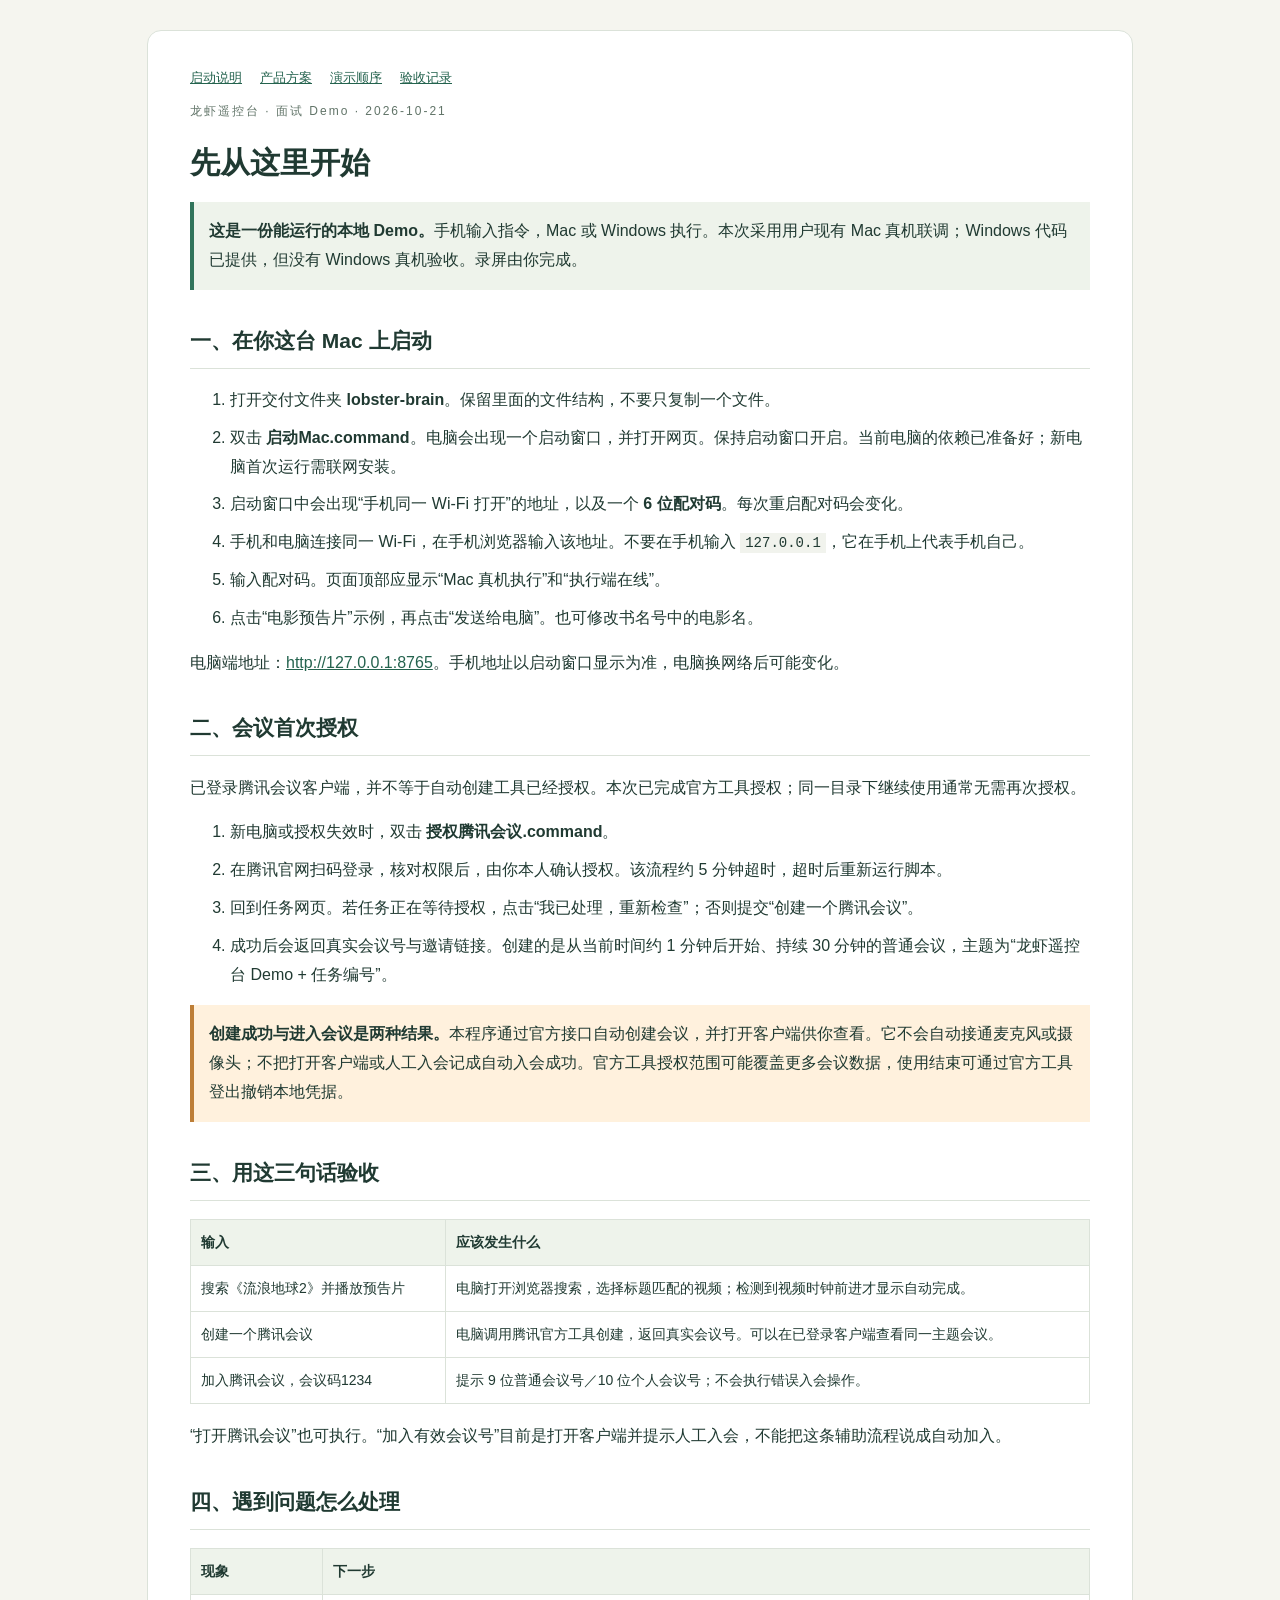
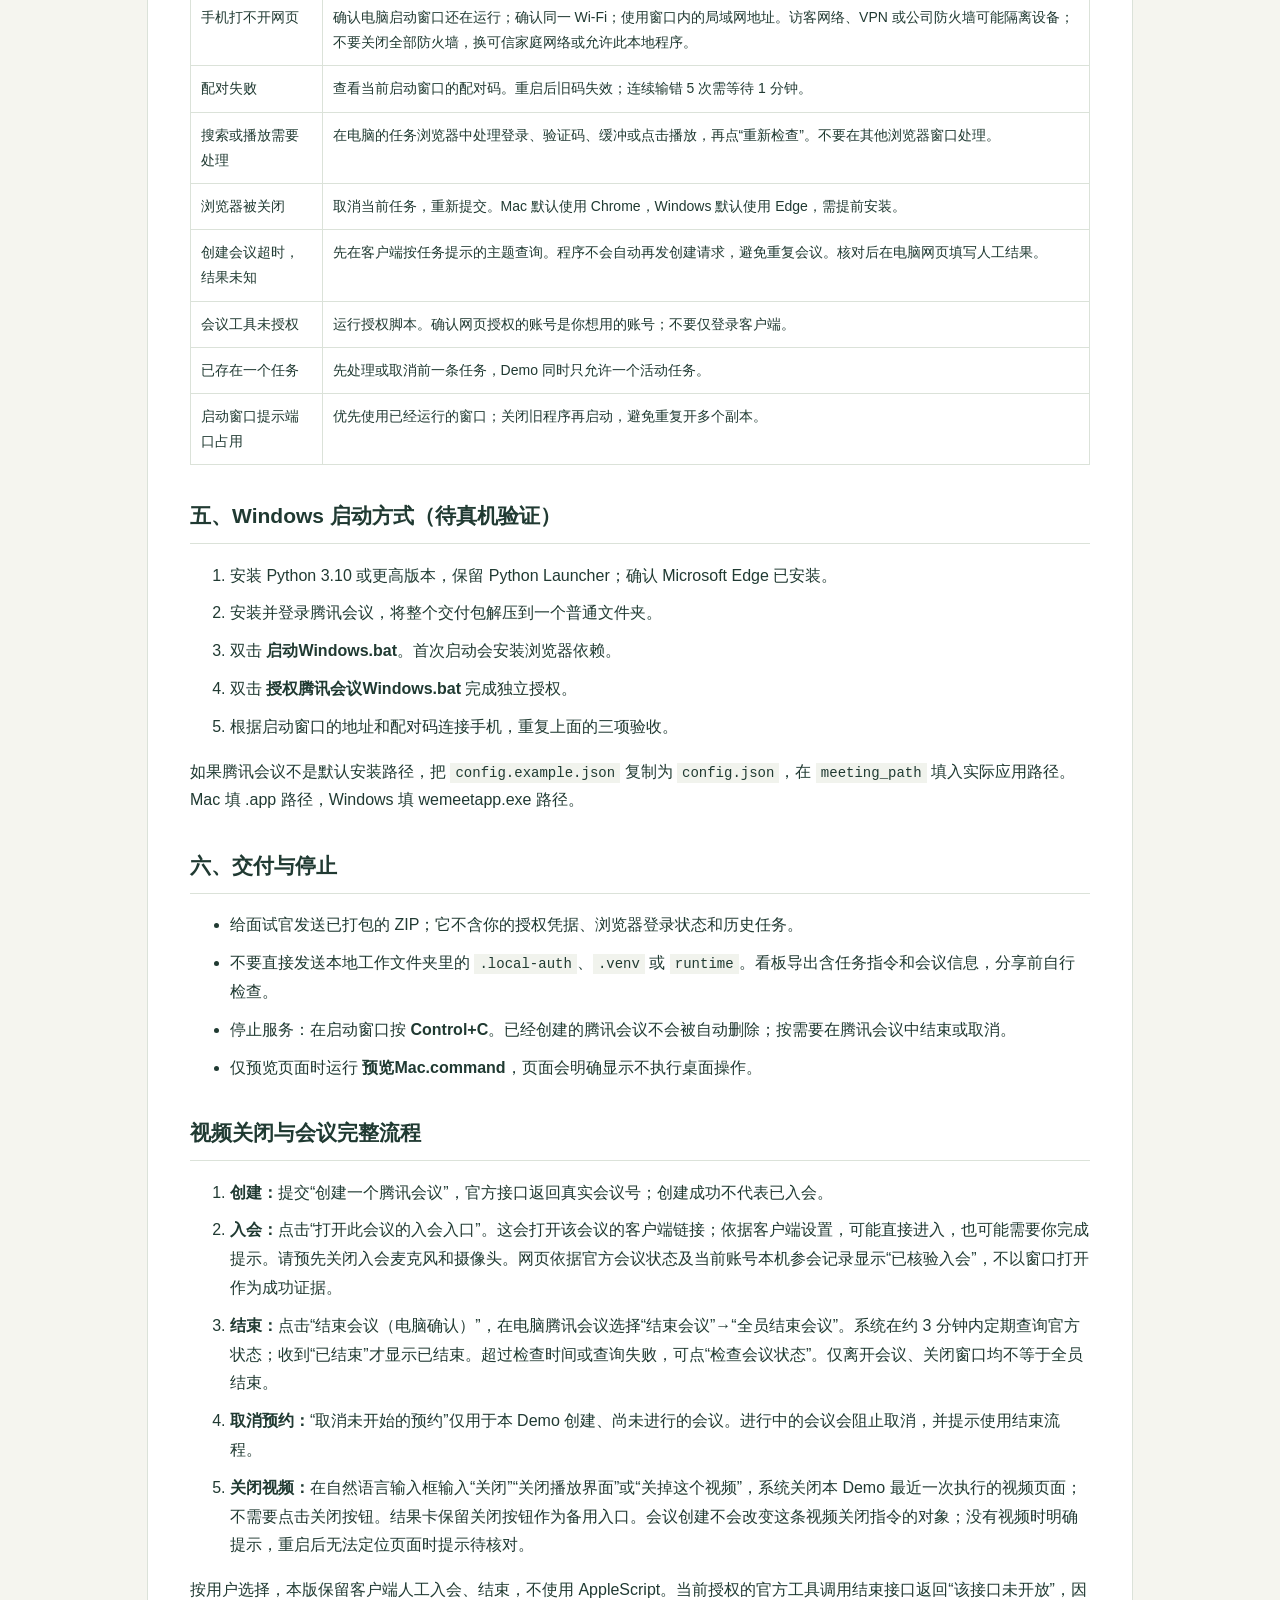
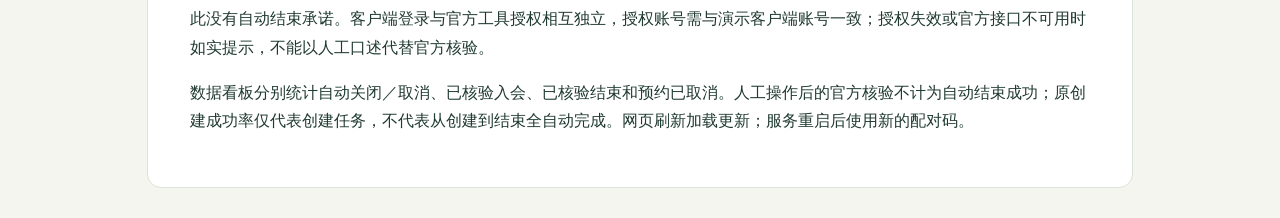
<file: static/guide.html>
<!doctype html><html lang="zh-CN"><head><meta charset="utf-8"><meta name="viewport" content="width=device-width,initial-scale=1"><title>先从这里开始</title><style>body{font:16px/1.8 -apple-system,BlinkMacSystemFont,"PingFang SC",sans-serif;color:#203a32;background:#f5f5ef;margin:0}main{max-width:900px;margin:30px auto;padding:35px 42px;background:white;border:1px solid #dbe2d9;border-radius:14px}h1{font-size:30px;line-height:1.3}h2{font-size:21px;margin-top:32px;border-bottom:1px solid #dbe2d9;padding-bottom:8px}h3{font-size:17px}a{color:#24634e}table{border-collapse:collapse;width:100%;font-size:14px;margin:18px 0}td,th{border:1px solid #dbe2d9;padding:10px;text-align:left;vertical-align:top}th{background:#eef3eb}.note{background:#eef3eb;padding:15px;border-left:4px solid #31745b}.warn{background:#fff1dd;padding:15px;border-left:4px solid #bd7e37}code{font-size:14px;background:#f1f3ed;padding:2px 5px;word-break:break-all}nav{display:flex;gap:18px;flex-wrap:wrap;font-size:13px}small{color:#64746b}li{margin:9px 0}.label{font-size:12px;letter-spacing:2px;color:#617468}@media(max-width:650px){main{margin:0;padding:22px;border:0;border-radius:0}table{font-size:12px}td,th{padding:7px}}@media print{body{background:white}main{margin:0;border:0;padding:0;max-width:none}nav{display:none}h2{break-after:avoid}tr{break-inside:avoid}}</style></head><body><main><nav><a href="guide.html">启动说明</a><a href="plan.html">产品方案</a><a href="recording.html">演示顺序</a><a href="verification.html">验收记录</a></nav><p class="label">龙虾遥控台 · 面试 Demo · 2026-10-21</p><h1>先从这里开始</h1>
<div class="note"><strong>这是一份能运行的本地 Demo。</strong>手机输入指令，Mac 或 Windows 执行。本次采用用户现有 Mac 真机联调；Windows 代码已提供，但没有 Windows 真机验收。录屏由你完成。</div>
<h2>一、在你这台 Mac 上启动</h2>
<ol><li>打开交付文件夹 <strong>lobster-brain</strong>。保留里面的文件结构，不要只复制一个文件。</li><li>双击 <strong>启动Mac.command</strong>。电脑会出现一个启动窗口，并打开网页。保持启动窗口开启。当前电脑的依赖已准备好；新电脑首次运行需联网安装。</li><li>启动窗口中会出现“手机同一 Wi-Fi 打开”的地址，以及一个 <strong>6 位配对码</strong>。每次重启配对码会变化。</li><li>手机和电脑连接同一 Wi-Fi，在手机浏览器输入该地址。不要在手机输入 <code>127.0.0.1</code>，它在手机上代表手机自己。</li><li>输入配对码。页面顶部应显示“Mac 真机执行”和“执行端在线”。</li><li>点击“电影预告片”示例，再点击“发送给电脑”。也可修改书名号中的电影名。</li></ol>
<p>电脑端地址：<a href="http://127.0.0.1:8765">http://127.0.0.1:8765</a>。手机地址以启动窗口显示为准，电脑换网络后可能变化。</p>
<h2>二、会议首次授权</h2>
<p>已登录腾讯会议客户端，并不等于自动创建工具已经授权。本次已完成官方工具授权；同一目录下继续使用通常无需再次授权。</p>
<ol><li>新电脑或授权失效时，双击 <strong>授权腾讯会议.command</strong>。</li><li>在腾讯官网扫码登录，核对权限后，由你本人确认授权。该流程约 5 分钟超时，超时后重新运行脚本。</li><li>回到任务网页。若任务正在等待授权，点击“我已处理，重新检查”；否则提交“创建一个腾讯会议”。</li><li>成功后会返回真实会议号与邀请链接。创建的是从当前时间约 1 分钟后开始、持续 30 分钟的普通会议，主题为“龙虾遥控台 Demo + 任务编号”。</li></ol>
<div class="warn"><strong>创建成功与进入会议是两种结果。</strong>本程序通过官方接口自动创建会议，并打开客户端供你查看。它不会自动接通麦克风或摄像头；不把打开客户端或人工入会记成自动入会成功。官方工具授权范围可能覆盖更多会议数据，使用结束可通过官方工具登出撤销本地凭据。</div>
<h2>三、用这三句话验收</h2>
<table><tr><th>输入</th><th>应该发生什么</th></tr><tr><td>搜索《流浪地球2》并播放预告片</td><td>电脑打开浏览器搜索，选择标题匹配的视频；检测到视频时钟前进才显示自动完成。</td></tr><tr><td>创建一个腾讯会议</td><td>电脑调用腾讯官方工具创建，返回真实会议号。可以在已登录客户端查看同一主题会议。</td></tr><tr><td>加入腾讯会议，会议码1234</td><td>提示 9 位普通会议号／10 位个人会议号；不会执行错误入会操作。</td></tr></table>
<p>“打开腾讯会议”也可执行。“加入有效会议号”目前是打开客户端并提示人工入会，不能把这条辅助流程说成自动加入。</p>
<h2>四、遇到问题怎么处理</h2>
<table><tr><th>现象</th><th>下一步</th></tr><tr><td>手机打不开网页</td><td>确认电脑启动窗口还在运行；确认同一 Wi-Fi；使用窗口内的局域网地址。访客网络、VPN 或公司防火墙可能隔离设备；不要关闭全部防火墙，换可信家庭网络或允许此本地程序。</td></tr><tr><td>配对失败</td><td>查看当前启动窗口的配对码。重启后旧码失效；连续输错 5 次需等待 1 分钟。</td></tr><tr><td>搜索或播放需要处理</td><td>在电脑的任务浏览器中处理登录、验证码、缓冲或点击播放，再点“重新检查”。不要在其他浏览器窗口处理。</td></tr><tr><td>浏览器被关闭</td><td>取消当前任务，重新提交。Mac 默认使用 Chrome，Windows 默认使用 Edge，需提前安装。</td></tr><tr><td>创建会议超时，结果未知</td><td>先在客户端按任务提示的主题查询。程序不会自动再发创建请求，避免重复会议。核对后在电脑网页填写人工结果。</td></tr><tr><td>会议工具未授权</td><td>运行授权脚本。确认网页授权的账号是你想用的账号；不要仅登录客户端。</td></tr><tr><td>已存在一个任务</td><td>先处理或取消前一条任务，Demo 同时只允许一个活动任务。</td></tr><tr><td>启动窗口提示端口占用</td><td>优先使用已经运行的窗口；关闭旧程序再启动，避免重复开多个副本。</td></tr></table>
<h2>五、Windows 启动方式（待真机验证）</h2>
<ol><li>安装 Python 3.10 或更高版本，保留 Python Launcher；确认 Microsoft Edge 已安装。</li><li>安装并登录腾讯会议，将整个交付包解压到一个普通文件夹。</li><li>双击 <strong>启动Windows.bat</strong>。首次启动会安装浏览器依赖。</li><li>双击 <strong>授权腾讯会议Windows.bat</strong> 完成独立授权。</li><li>根据启动窗口的地址和配对码连接手机，重复上面的三项验收。</li></ol>
<p>如果腾讯会议不是默认安装路径，把 <code>config.example.json</code> 复制为 <code>config.json</code>，在 <code>meeting_path</code> 填入实际应用路径。Mac 填 .app 路径，Windows 填 wemeetapp.exe 路径。</p>
<h2>六、交付与停止</h2>
<ul><li>给面试官发送已打包的 ZIP；它不含你的授权凭据、浏览器登录状态和历史任务。</li><li>不要直接发送本地工作文件夹里的 <code>.local-auth</code>、<code>.venv</code> 或 <code>runtime</code>。看板导出含任务指令和会议信息，分享前自行检查。</li><li>停止服务：在启动窗口按 <strong>Control+C</strong>。已经创建的腾讯会议不会被自动删除；按需要在腾讯会议中结束或取消。</li><li>仅预览页面时运行 <strong>预览Mac.command</strong>，页面会明确显示不执行桌面操作。</li></ul>
<section><h2>视频关闭与会议完整流程</h2><ol><li><strong>创建：</strong>提交“创建一个腾讯会议”，官方接口返回真实会议号；创建成功不代表已入会。</li><li><strong>入会：</strong>点击“打开此会议的入会入口”。这会打开该会议的客户端链接；依据客户端设置，可能直接进入，也可能需要你完成提示。请预先关闭入会麦克风和摄像头。网页依据官方会议状态及当前账号本机参会记录显示“已核验入会”，不以窗口打开作为成功证据。</li><li><strong>结束：</strong>点击“结束会议（电脑确认）”，在电脑腾讯会议选择“结束会议”→“全员结束会议”。系统在约 3 分钟内定期查询官方状态；收到“已结束”才显示已结束。超过检查时间或查询失败，可点“检查会议状态”。仅离开会议、关闭窗口均不等于全员结束。</li><li><strong>取消预约：</strong>“取消未开始的预约”仅用于本 Demo 创建、尚未进行的会议。进行中的会议会阻止取消，并提示使用结束流程。</li><li><strong>关闭视频：</strong>在自然语言输入框输入“关闭”“关闭播放界面”或“关掉这个视频”，系统关闭本 Demo 最近一次执行的视频页面；不需要点击关闭按钮。结果卡保留关闭按钮作为备用入口。会议创建不会改变这条视频关闭指令的对象；没有视频时明确提示，重启后无法定位页面时提示待核对。</li></ol><p>按用户选择，本版保留客户端人工入会、结束，不使用 AppleScript。当前授权的官方工具调用结束接口返回“该接口未开放”，因此没有自动结束承诺。客户端登录与官方工具授权相互独立，授权账号需与演示客户端账号一致；授权失效或官方接口不可用时如实提示，不能以人工口述代替官方核验。</p><p>数据看板分别统计自动关闭／取消、已核验入会、已核验结束和预约已取消。人工操作后的官方核验不计为自动结束成功；原创建成功率仅代表创建任务，不代表从创建到结束全自动完成。网页刷新加载更新；服务重启后使用新的配对码。</p></section></main></body></html>
</file>
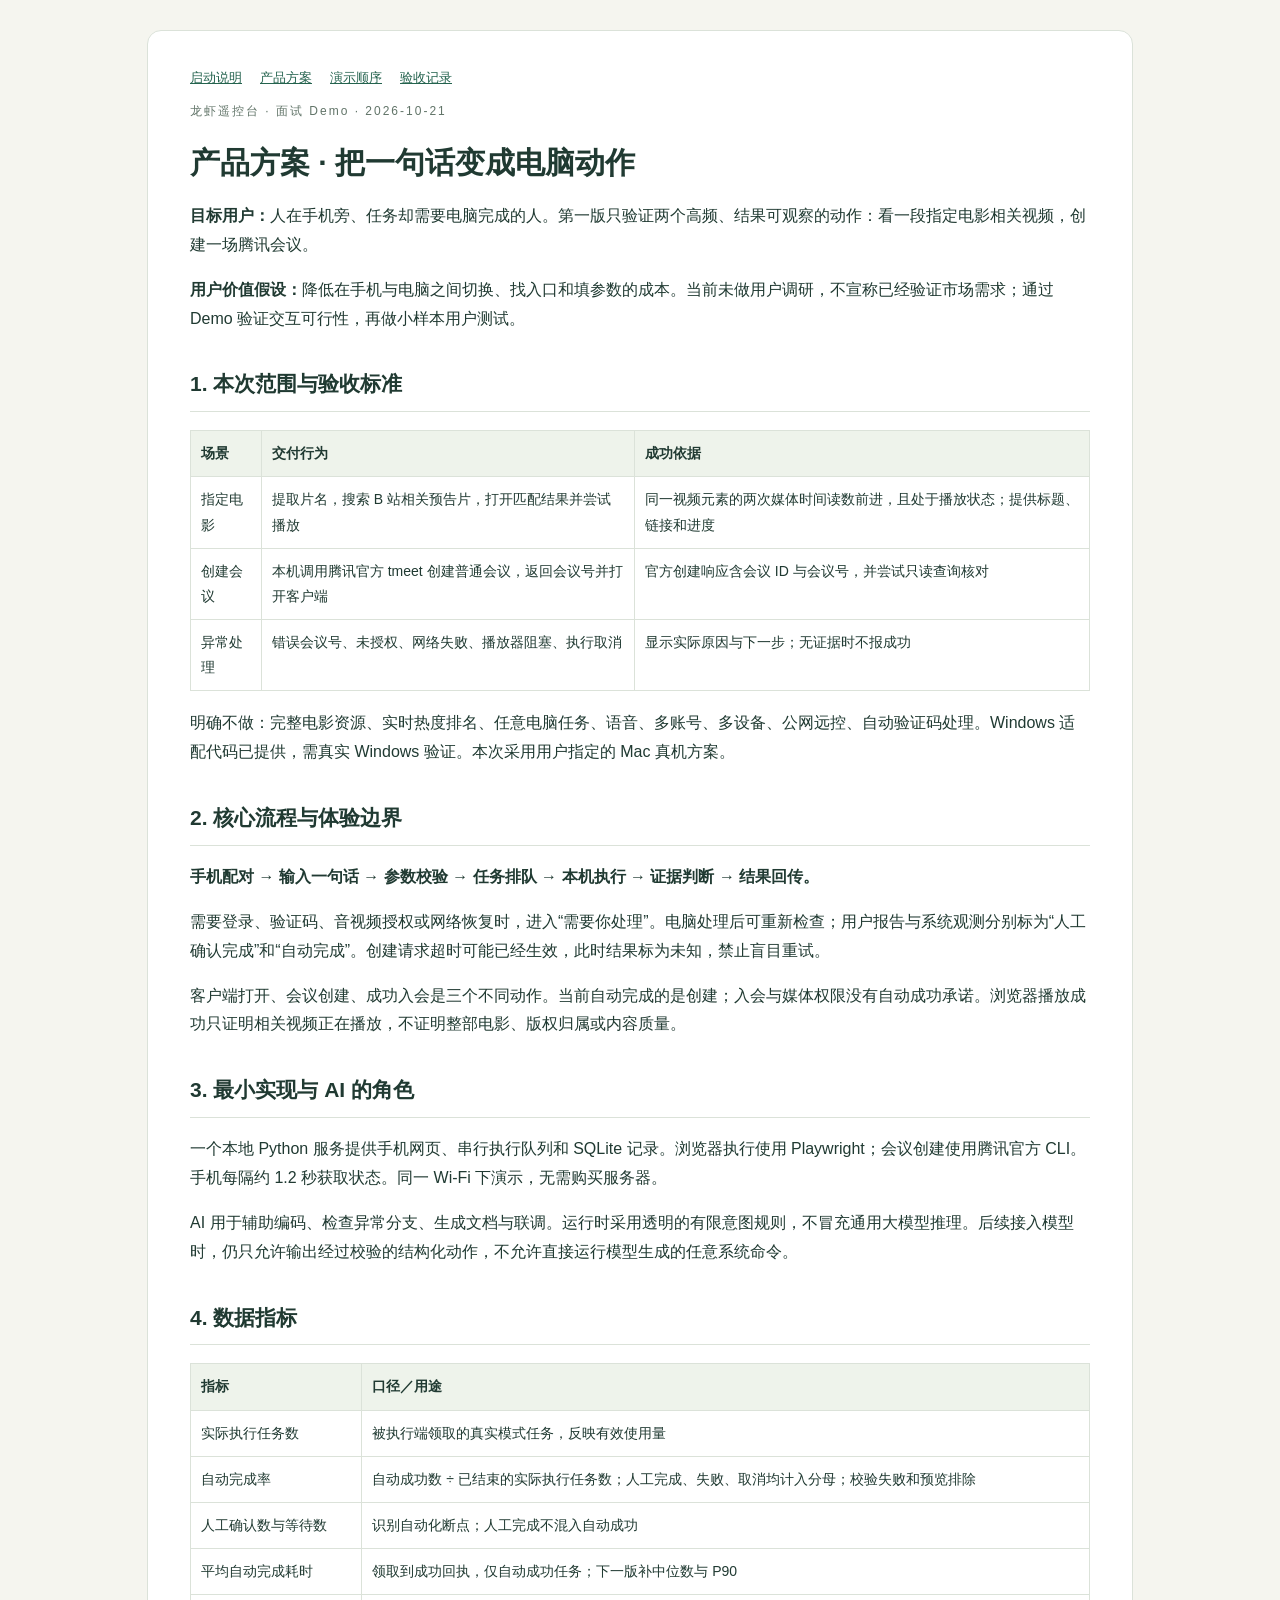
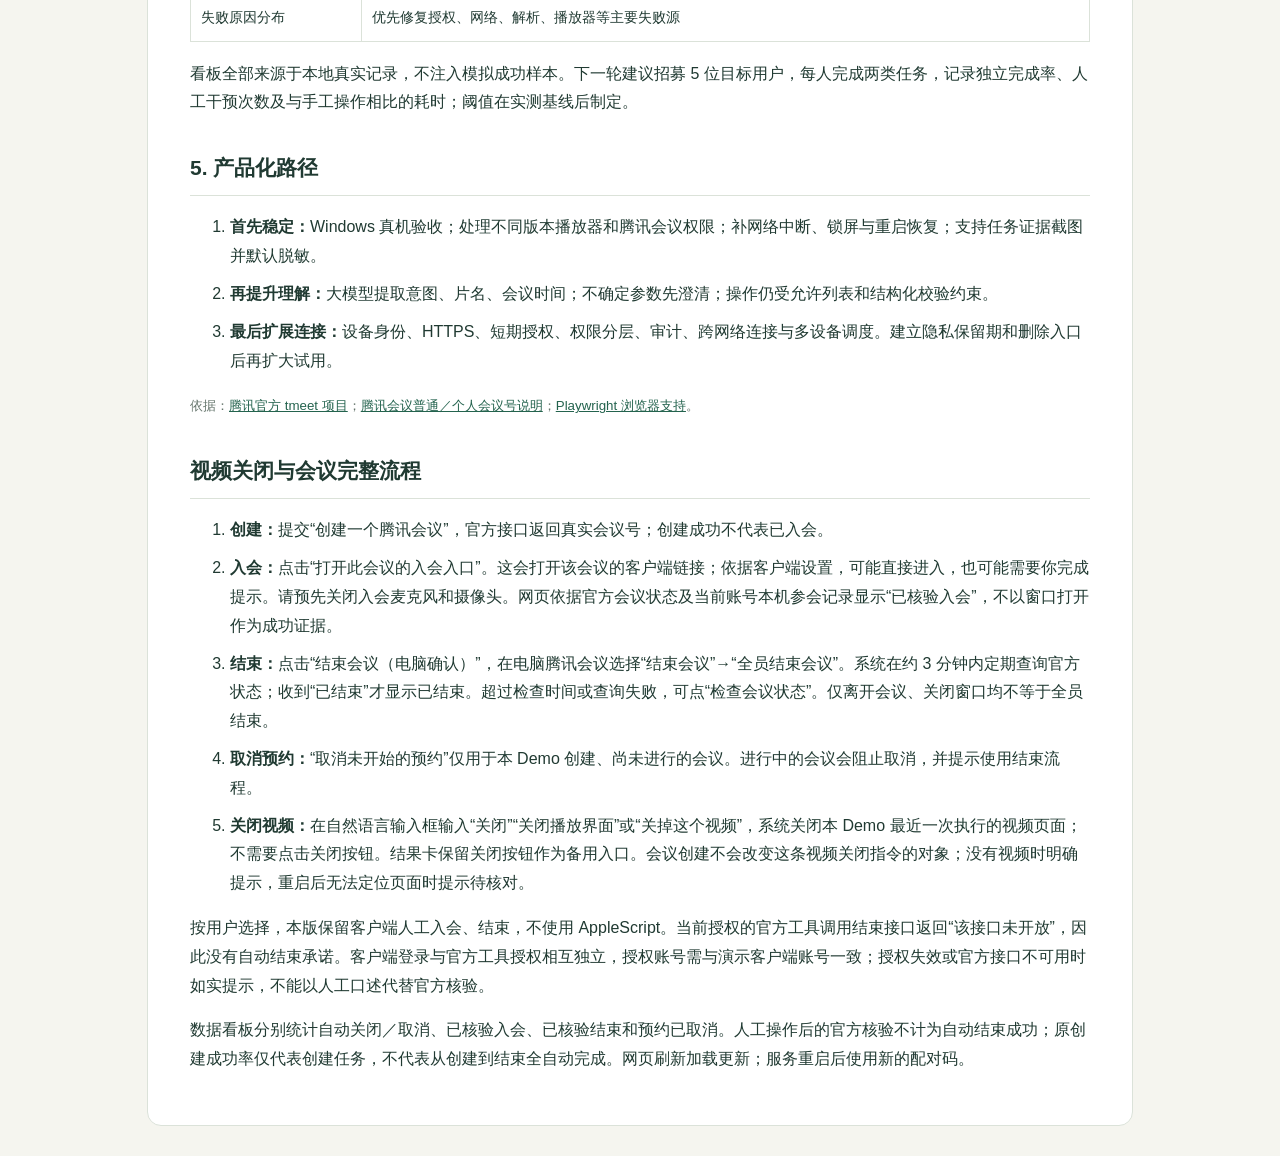
<file: static/plan.html>
<!doctype html><html lang="zh-CN"><head><meta charset="utf-8"><meta name="viewport" content="width=device-width,initial-scale=1"><title>产品方案 · 把一句话变成电脑动作</title><style>body{font:16px/1.8 -apple-system,BlinkMacSystemFont,"PingFang SC",sans-serif;color:#203a32;background:#f5f5ef;margin:0}main{max-width:900px;margin:30px auto;padding:35px 42px;background:white;border:1px solid #dbe2d9;border-radius:14px}h1{font-size:30px;line-height:1.3}h2{font-size:21px;margin-top:32px;border-bottom:1px solid #dbe2d9;padding-bottom:8px}h3{font-size:17px}a{color:#24634e}table{border-collapse:collapse;width:100%;font-size:14px;margin:18px 0}td,th{border:1px solid #dbe2d9;padding:10px;text-align:left;vertical-align:top}th{background:#eef3eb}.note{background:#eef3eb;padding:15px;border-left:4px solid #31745b}.warn{background:#fff1dd;padding:15px;border-left:4px solid #bd7e37}code{font-size:14px;background:#f1f3ed;padding:2px 5px;word-break:break-all}nav{display:flex;gap:18px;flex-wrap:wrap;font-size:13px}small{color:#64746b}li{margin:9px 0}.label{font-size:12px;letter-spacing:2px;color:#617468}@media(max-width:650px){main{margin:0;padding:22px;border:0;border-radius:0}table{font-size:12px}td,th{padding:7px}}@media print{body{background:white}main{margin:0;border:0;padding:0;max-width:none}nav{display:none}h2{break-after:avoid}tr{break-inside:avoid}}</style></head><body><main><nav><a href="guide.html">启动说明</a><a href="plan.html">产品方案</a><a href="recording.html">演示顺序</a><a href="verification.html">验收记录</a></nav><p class="label">龙虾遥控台 · 面试 Demo · 2026-10-21</p><h1>产品方案 · 把一句话变成电脑动作</h1>
<p><strong>目标用户：</strong>人在手机旁、任务却需要电脑完成的人。第一版只验证两个高频、结果可观察的动作：看一段指定电影相关视频，创建一场腾讯会议。</p>
<p><strong>用户价值假设：</strong>降低在手机与电脑之间切换、找入口和填参数的成本。当前未做用户调研，不宣称已经验证市场需求；通过 Demo 验证交互可行性，再做小样本用户测试。</p>
<h2>1. 本次范围与验收标准</h2>
<table><tr><th>场景</th><th>交付行为</th><th>成功依据</th></tr><tr><td>指定电影</td><td>提取片名，搜索 B 站相关预告片，打开匹配结果并尝试播放</td><td>同一视频元素的两次媒体时间读数前进，且处于播放状态；提供标题、链接和进度</td></tr><tr><td>创建会议</td><td>本机调用腾讯官方 tmeet 创建普通会议，返回会议号并打开客户端</td><td>官方创建响应含会议 ID 与会议号，并尝试只读查询核对</td></tr><tr><td>异常处理</td><td>错误会议号、未授权、网络失败、播放器阻塞、执行取消</td><td>显示实际原因与下一步；无证据时不报成功</td></tr></table>
<p>明确不做：完整电影资源、实时热度排名、任意电脑任务、语音、多账号、多设备、公网远控、自动验证码处理。Windows 适配代码已提供，需真实 Windows 验证。本次采用用户指定的 Mac 真机方案。</p>
<h2>2. 核心流程与体验边界</h2>
<p><strong>手机配对 → 输入一句话 → 参数校验 → 任务排队 → 本机执行 → 证据判断 → 结果回传。</strong></p>
<p>需要登录、验证码、音视频授权或网络恢复时，进入“需要你处理”。电脑处理后可重新检查；用户报告与系统观测分别标为“人工确认完成”和“自动完成”。创建请求超时可能已经生效，此时结果标为未知，禁止盲目重试。</p>
<p>客户端打开、会议创建、成功入会是三个不同动作。当前自动完成的是创建；入会与媒体权限没有自动成功承诺。浏览器播放成功只证明相关视频正在播放，不证明整部电影、版权归属或内容质量。</p>
<h2>3. 最小实现与 AI 的角色</h2>
<p>一个本地 Python 服务提供手机网页、串行执行队列和 SQLite 记录。浏览器执行使用 Playwright；会议创建使用腾讯官方 CLI。手机每隔约 1.2 秒获取状态。同一 Wi-Fi 下演示，无需购买服务器。</p>
<p>AI 用于辅助编码、检查异常分支、生成文档与联调。运行时采用透明的有限意图规则，不冒充通用大模型推理。后续接入模型时，仍只允许输出经过校验的结构化动作，不允许直接运行模型生成的任意系统命令。</p>
<h2>4. 数据指标</h2>
<table><tr><th>指标</th><th>口径／用途</th></tr><tr><td>实际执行任务数</td><td>被执行端领取的真实模式任务，反映有效使用量</td></tr><tr><td>自动完成率</td><td>自动成功数 ÷ 已结束的实际执行任务数；人工完成、失败、取消均计入分母；校验失败和预览排除</td></tr><tr><td>人工确认数与等待数</td><td>识别自动化断点；人工完成不混入自动成功</td></tr><tr><td>平均自动完成耗时</td><td>领取到成功回执，仅自动成功任务；下一版补中位数与 P90</td></tr><tr><td>失败原因分布</td><td>优先修复授权、网络、解析、播放器等主要失败源</td></tr></table>
<p>看板全部来源于本地真实记录，不注入模拟成功样本。下一轮建议招募 5 位目标用户，每人完成两类任务，记录独立完成率、人工干预次数及与手工操作相比的耗时；阈值在实测基线后制定。</p>
<h2>5. 产品化路径</h2>
<ol><li><strong>首先稳定：</strong>Windows 真机验收；处理不同版本播放器和腾讯会议权限；补网络中断、锁屏与重启恢复；支持任务证据截图并默认脱敏。</li><li><strong>再提升理解：</strong>大模型提取意图、片名、会议时间；不确定参数先澄清；操作仍受允许列表和结构化校验约束。</li><li><strong>最后扩展连接：</strong>设备身份、HTTPS、短期授权、权限分层、审计、跨网络连接与多设备调度。建立隐私保留期和删除入口后再扩大试用。</li></ol>
<p><small>依据：<a href="https://github.com/TencentCloud/tencentmeeting-cli">腾讯官方 tmeet 项目</a>；<a href="https://meeting.tencent.com/support/topic/389/index.html">腾讯会议普通／个人会议号说明</a>；<a href="https://playwright.dev/python/docs/browsers">Playwright 浏览器支持</a>。</small></p>
<section><h2>视频关闭与会议完整流程</h2><ol><li><strong>创建：</strong>提交“创建一个腾讯会议”，官方接口返回真实会议号；创建成功不代表已入会。</li><li><strong>入会：</strong>点击“打开此会议的入会入口”。这会打开该会议的客户端链接；依据客户端设置，可能直接进入，也可能需要你完成提示。请预先关闭入会麦克风和摄像头。网页依据官方会议状态及当前账号本机参会记录显示“已核验入会”，不以窗口打开作为成功证据。</li><li><strong>结束：</strong>点击“结束会议（电脑确认）”，在电脑腾讯会议选择“结束会议”→“全员结束会议”。系统在约 3 分钟内定期查询官方状态；收到“已结束”才显示已结束。超过检查时间或查询失败，可点“检查会议状态”。仅离开会议、关闭窗口均不等于全员结束。</li><li><strong>取消预约：</strong>“取消未开始的预约”仅用于本 Demo 创建、尚未进行的会议。进行中的会议会阻止取消，并提示使用结束流程。</li><li><strong>关闭视频：</strong>在自然语言输入框输入“关闭”“关闭播放界面”或“关掉这个视频”，系统关闭本 Demo 最近一次执行的视频页面；不需要点击关闭按钮。结果卡保留关闭按钮作为备用入口。会议创建不会改变这条视频关闭指令的对象；没有视频时明确提示，重启后无法定位页面时提示待核对。</li></ol><p>按用户选择，本版保留客户端人工入会、结束，不使用 AppleScript。当前授权的官方工具调用结束接口返回“该接口未开放”，因此没有自动结束承诺。客户端登录与官方工具授权相互独立，授权账号需与演示客户端账号一致；授权失效或官方接口不可用时如实提示，不能以人工口述代替官方核验。</p><p>数据看板分别统计自动关闭／取消、已核验入会、已核验结束和预约已取消。人工操作后的官方核验不计为自动结束成功；原创建成功率仅代表创建任务，不代表从创建到结束全自动完成。网页刷新加载更新；服务重启后使用新的配对码。</p></section></main></body></html>
</file>
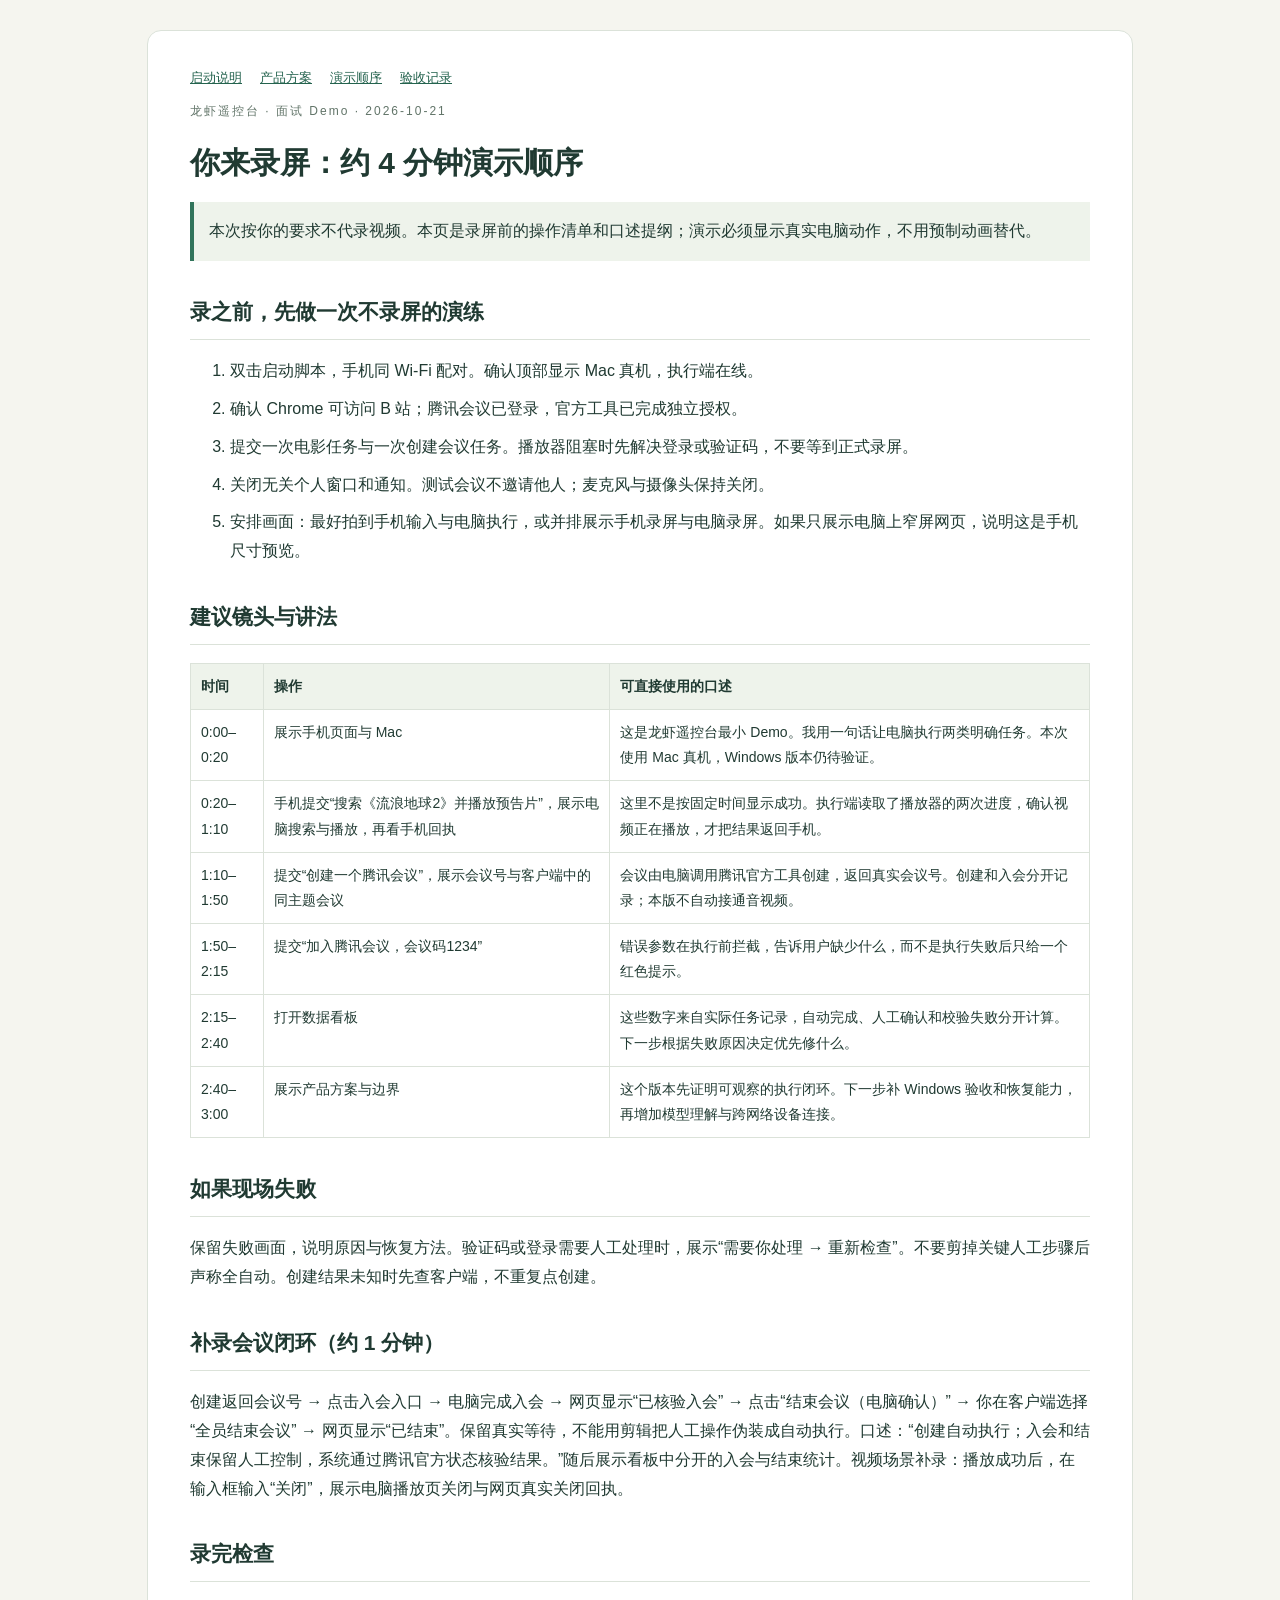
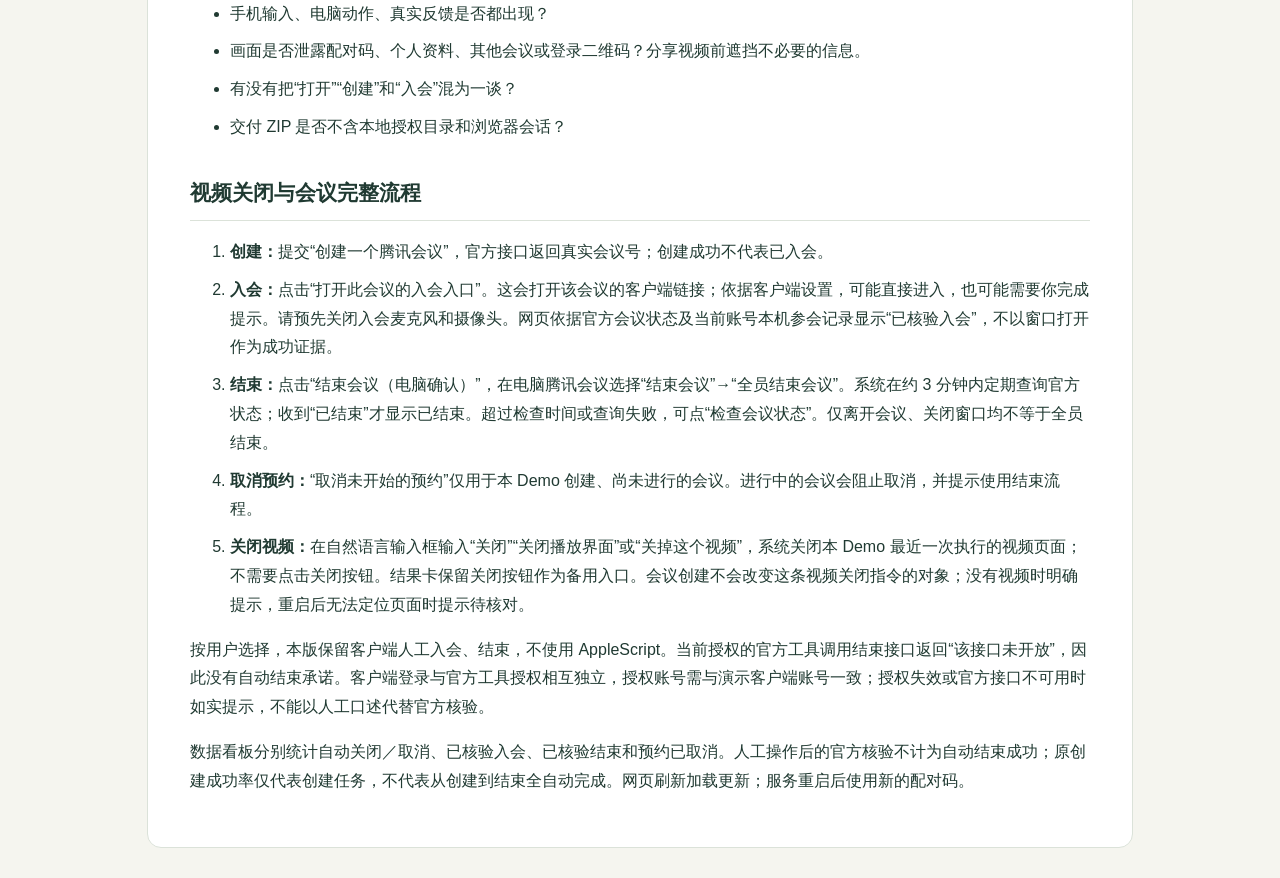
<file: static/recording.html>
<!doctype html><html lang="zh-CN"><head><meta charset="utf-8"><meta name="viewport" content="width=device-width,initial-scale=1"><title>你来录屏：约 4 分钟演示顺序</title><style>body{font:16px/1.8 -apple-system,BlinkMacSystemFont,"PingFang SC",sans-serif;color:#203a32;background:#f5f5ef;margin:0}main{max-width:900px;margin:30px auto;padding:35px 42px;background:white;border:1px solid #dbe2d9;border-radius:14px}h1{font-size:30px;line-height:1.3}h2{font-size:21px;margin-top:32px;border-bottom:1px solid #dbe2d9;padding-bottom:8px}h3{font-size:17px}a{color:#24634e}table{border-collapse:collapse;width:100%;font-size:14px;margin:18px 0}td,th{border:1px solid #dbe2d9;padding:10px;text-align:left;vertical-align:top}th{background:#eef3eb}.note{background:#eef3eb;padding:15px;border-left:4px solid #31745b}.warn{background:#fff1dd;padding:15px;border-left:4px solid #bd7e37}code{font-size:14px;background:#f1f3ed;padding:2px 5px;word-break:break-all}nav{display:flex;gap:18px;flex-wrap:wrap;font-size:13px}small{color:#64746b}li{margin:9px 0}.label{font-size:12px;letter-spacing:2px;color:#617468}@media(max-width:650px){main{margin:0;padding:22px;border:0;border-radius:0}table{font-size:12px}td,th{padding:7px}}@media print{body{background:white}main{margin:0;border:0;padding:0;max-width:none}nav{display:none}h2{break-after:avoid}tr{break-inside:avoid}}</style></head><body><main><nav><a href="guide.html">启动说明</a><a href="plan.html">产品方案</a><a href="recording.html">演示顺序</a><a href="verification.html">验收记录</a></nav><p class="label">龙虾遥控台 · 面试 Demo · 2026-10-21</p><h1>你来录屏：约 4 分钟演示顺序</h1>
<div class="note">本次按你的要求不代录视频。本页是录屏前的操作清单和口述提纲；演示必须显示真实电脑动作，不用预制动画替代。</div>
<h2>录之前，先做一次不录屏的演练</h2>
<ol><li>双击启动脚本，手机同 Wi-Fi 配对。确认顶部显示 Mac 真机，执行端在线。</li><li>确认 Chrome 可访问 B 站；腾讯会议已登录，官方工具已完成独立授权。</li><li>提交一次电影任务与一次创建会议任务。播放器阻塞时先解决登录或验证码，不要等到正式录屏。</li><li>关闭无关个人窗口和通知。测试会议不邀请他人；麦克风与摄像头保持关闭。</li><li>安排画面：最好拍到手机输入与电脑执行，或并排展示手机录屏与电脑录屏。如果只展示电脑上窄屏网页，说明这是手机尺寸预览。</li></ol>
<h2>建议镜头与讲法</h2>
<table><tr><th>时间</th><th>操作</th><th>可直接使用的口述</th></tr><tr><td>0:00–0:20</td><td>展示手机页面与 Mac</td><td>这是龙虾遥控台最小 Demo。我用一句话让电脑执行两类明确任务。本次使用 Mac 真机，Windows 版本仍待验证。</td></tr><tr><td>0:20–1:10</td><td>手机提交“搜索《流浪地球2》并播放预告片”，展示电脑搜索与播放，再看手机回执</td><td>这里不是按固定时间显示成功。执行端读取了播放器的两次进度，确认视频正在播放，才把结果返回手机。</td></tr><tr><td>1:10–1:50</td><td>提交“创建一个腾讯会议”，展示会议号与客户端中的同主题会议</td><td>会议由电脑调用腾讯官方工具创建，返回真实会议号。创建和入会分开记录；本版不自动接通音视频。</td></tr><tr><td>1:50–2:15</td><td>提交“加入腾讯会议，会议码1234”</td><td>错误参数在执行前拦截，告诉用户缺少什么，而不是执行失败后只给一个红色提示。</td></tr><tr><td>2:15–2:40</td><td>打开数据看板</td><td>这些数字来自实际任务记录，自动完成、人工确认和校验失败分开计算。下一步根据失败原因决定优先修什么。</td></tr><tr><td>2:40–3:00</td><td>展示产品方案与边界</td><td>这个版本先证明可观察的执行闭环。下一步补 Windows 验收和恢复能力，再增加模型理解与跨网络设备连接。</td></tr></table>
<h2>如果现场失败</h2><p>保留失败画面，说明原因与恢复方法。验证码或登录需要人工处理时，展示“需要你处理 → 重新检查”。不要剪掉关键人工步骤后声称全自动。创建结果未知时先查客户端，不重复点创建。</p>
<h2>补录会议闭环（约 1 分钟）</h2><p>创建返回会议号 → 点击入会入口 → 电脑完成入会 → 网页显示“已核验入会” → 点击“结束会议（电脑确认）” → 你在客户端选择“全员结束会议” → 网页显示“已结束”。保留真实等待，不能用剪辑把人工操作伪装成自动执行。口述：“创建自动执行；入会和结束保留人工控制，系统通过腾讯官方状态核验结果。”随后展示看板中分开的入会与结束统计。视频场景补录：播放成功后，在输入框输入“关闭”，展示电脑播放页关闭与网页真实关闭回执。</p><h2>录完检查</h2><ul><li>手机输入、电脑动作、真实反馈是否都出现？</li><li>画面是否泄露配对码、个人资料、其他会议或登录二维码？分享视频前遮挡不必要的信息。</li><li>有没有把“打开”“创建”和“入会”混为一谈？</li><li>交付 ZIP 是否不含本地授权目录和浏览器会话？</li></ul>
<section><h2>视频关闭与会议完整流程</h2><ol><li><strong>创建：</strong>提交“创建一个腾讯会议”，官方接口返回真实会议号；创建成功不代表已入会。</li><li><strong>入会：</strong>点击“打开此会议的入会入口”。这会打开该会议的客户端链接；依据客户端设置，可能直接进入，也可能需要你完成提示。请预先关闭入会麦克风和摄像头。网页依据官方会议状态及当前账号本机参会记录显示“已核验入会”，不以窗口打开作为成功证据。</li><li><strong>结束：</strong>点击“结束会议（电脑确认）”，在电脑腾讯会议选择“结束会议”→“全员结束会议”。系统在约 3 分钟内定期查询官方状态；收到“已结束”才显示已结束。超过检查时间或查询失败，可点“检查会议状态”。仅离开会议、关闭窗口均不等于全员结束。</li><li><strong>取消预约：</strong>“取消未开始的预约”仅用于本 Demo 创建、尚未进行的会议。进行中的会议会阻止取消，并提示使用结束流程。</li><li><strong>关闭视频：</strong>在自然语言输入框输入“关闭”“关闭播放界面”或“关掉这个视频”，系统关闭本 Demo 最近一次执行的视频页面；不需要点击关闭按钮。结果卡保留关闭按钮作为备用入口。会议创建不会改变这条视频关闭指令的对象；没有视频时明确提示，重启后无法定位页面时提示待核对。</li></ol><p>按用户选择，本版保留客户端人工入会、结束，不使用 AppleScript。当前授权的官方工具调用结束接口返回“该接口未开放”，因此没有自动结束承诺。客户端登录与官方工具授权相互独立，授权账号需与演示客户端账号一致；授权失效或官方接口不可用时如实提示，不能以人工口述代替官方核验。</p><p>数据看板分别统计自动关闭／取消、已核验入会、已核验结束和预约已取消。人工操作后的官方核验不计为自动结束成功；原创建成功率仅代表创建任务，不代表从创建到结束全自动完成。网页刷新加载更新；服务重启后使用新的配对码。</p></section></main></body></html>
</file>
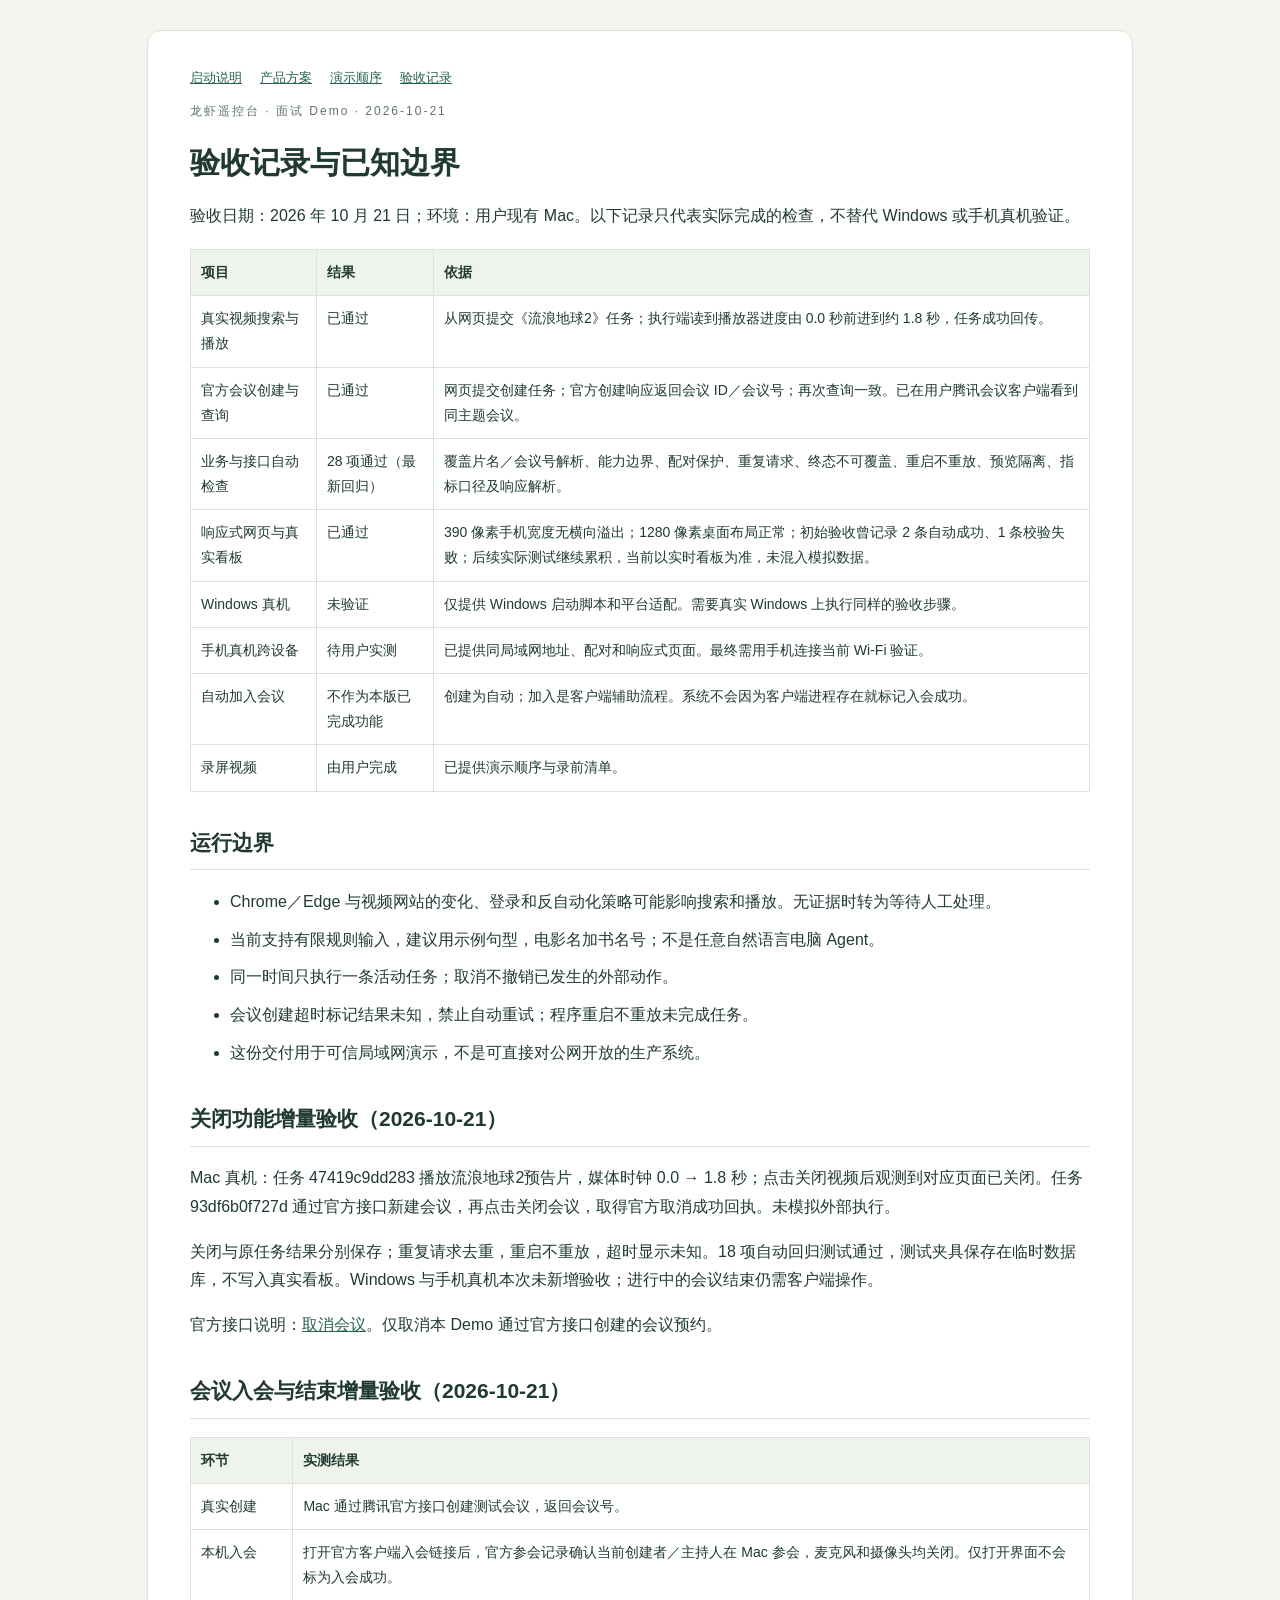
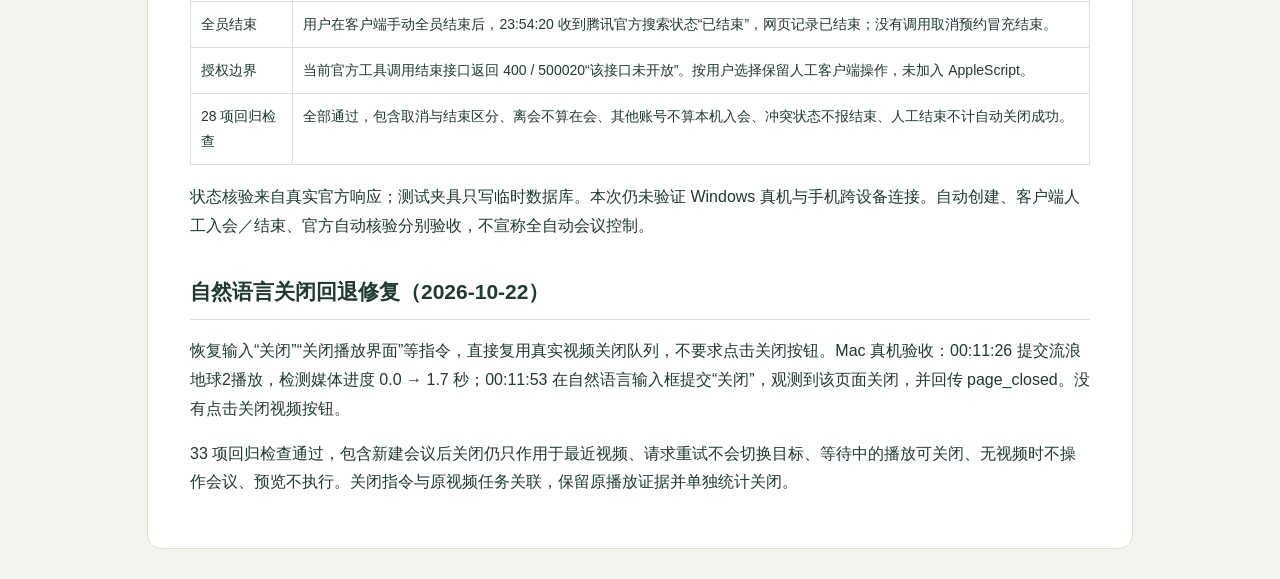
<file: static/verification.html>
<!doctype html><html lang="zh-CN"><head><meta charset="utf-8"><meta name="viewport" content="width=device-width,initial-scale=1"><title>验收记录与已知边界</title><style>body{font:16px/1.8 -apple-system,BlinkMacSystemFont,"PingFang SC",sans-serif;color:#203a32;background:#f5f5ef;margin:0}main{max-width:900px;margin:30px auto;padding:35px 42px;background:white;border:1px solid #dbe2d9;border-radius:14px}h1{font-size:30px;line-height:1.3}h2{font-size:21px;margin-top:32px;border-bottom:1px solid #dbe2d9;padding-bottom:8px}h3{font-size:17px}a{color:#24634e}table{border-collapse:collapse;width:100%;font-size:14px;margin:18px 0}td,th{border:1px solid #dbe2d9;padding:10px;text-align:left;vertical-align:top}th{background:#eef3eb}.note{background:#eef3eb;padding:15px;border-left:4px solid #31745b}.warn{background:#fff1dd;padding:15px;border-left:4px solid #bd7e37}code{font-size:14px;background:#f1f3ed;padding:2px 5px;word-break:break-all}nav{display:flex;gap:18px;flex-wrap:wrap;font-size:13px}small{color:#64746b}li{margin:9px 0}.label{font-size:12px;letter-spacing:2px;color:#617468}@media(max-width:650px){main{margin:0;padding:22px;border:0;border-radius:0}table{font-size:12px}td,th{padding:7px}}@media print{body{background:white}main{margin:0;border:0;padding:0;max-width:none}nav{display:none}h2{break-after:avoid}tr{break-inside:avoid}}</style></head><body><main><nav><a href="guide.html">启动说明</a><a href="plan.html">产品方案</a><a href="recording.html">演示顺序</a><a href="verification.html">验收记录</a></nav><p class="label">龙虾遥控台 · 面试 Demo · 2026-10-21</p><h1>验收记录与已知边界</h1>
<p>验收日期：2026 年 10 月 21 日；环境：用户现有 Mac。以下记录只代表实际完成的检查，不替代 Windows 或手机真机验证。</p>
<table><tr><th>项目</th><th>结果</th><th>依据</th></tr><tr><td>真实视频搜索与播放</td><td>已通过</td><td>从网页提交《流浪地球2》任务；执行端读到播放器进度由 0.0 秒前进到约 1.8 秒，任务成功回传。</td></tr><tr><td>官方会议创建与查询</td><td>已通过</td><td>网页提交创建任务；官方创建响应返回会议 ID／会议号；再次查询一致。已在用户腾讯会议客户端看到同主题会议。</td></tr><tr><td>业务与接口自动检查</td><td>28 项通过（最新回归）</td><td>覆盖片名／会议号解析、能力边界、配对保护、重复请求、终态不可覆盖、重启不重放、预览隔离、指标口径及响应解析。</td></tr><tr><td>响应式网页与真实看板</td><td>已通过</td><td>390 像素手机宽度无横向溢出；1280 像素桌面布局正常；初始验收曾记录 2 条自动成功、1 条校验失败；后续实际测试继续累积，当前以实时看板为准，未混入模拟数据。</td></tr><tr><td>Windows 真机</td><td>未验证</td><td>仅提供 Windows 启动脚本和平台适配。需要真实 Windows 上执行同样的验收步骤。</td></tr><tr><td>手机真机跨设备</td><td>待用户实测</td><td>已提供同局域网地址、配对和响应式页面。最终需用手机连接当前 Wi-Fi 验证。</td></tr><tr><td>自动加入会议</td><td>不作为本版已完成功能</td><td>创建为自动；加入是客户端辅助流程。系统不会因为客户端进程存在就标记入会成功。</td></tr><tr><td>录屏视频</td><td>由用户完成</td><td>已提供演示顺序与录前清单。</td></tr></table>
<h2>运行边界</h2><ul><li>Chrome／Edge 与视频网站的变化、登录和反自动化策略可能影响搜索和播放。无证据时转为等待人工处理。</li><li>当前支持有限规则输入，建议用示例句型，电影名加书名号；不是任意自然语言电脑 Agent。</li><li>同一时间只执行一条活动任务；取消不撤销已发生的外部动作。</li><li>会议创建超时标记结果未知，禁止自动重试；程序重启不重放未完成任务。</li><li>这份交付用于可信局域网演示，不是可直接对公网开放的生产系统。</li></ul>
<section><h2>关闭功能增量验收（2026-10-21）</h2><p>Mac 真机：任务 47419c9dd283 播放流浪地球2预告片，媒体时钟 0.0 → 1.8 秒；点击关闭视频后观测到对应页面已关闭。任务 93df6b0f727d 通过官方接口新建会议，再点击关闭会议，取得官方取消成功回执。未模拟外部执行。</p><p>关闭与原任务结果分别保存；重复请求去重，重启不重放，超时显示未知。18 项自动回归测试通过，测试夹具保存在临时数据库，不写入真实看板。Windows 与手机真机本次未新增验收；进行中的会议结束仍需客户端操作。</p><p>官方接口说明：<a href="https://cloud.tencent.com/document/product/1095/42422">取消会议</a>。仅取消本 Demo 通过官方接口创建的会议预约。</p></section><section><h2>会议入会与结束增量验收（2026-10-21）</h2><table><tr><th>环节</th><th>实测结果</th></tr><tr><td>真实创建</td><td>Mac 通过腾讯官方接口创建测试会议，返回会议号。</td></tr><tr><td>本机入会</td><td>打开官方客户端入会链接后，官方参会记录确认当前创建者／主持人在 Mac 参会，麦克风和摄像头均关闭。仅打开界面不会标为入会成功。</td></tr><tr><td>全员结束</td><td>用户在客户端手动全员结束后，23:54:20 收到腾讯官方搜索状态“已结束”，网页记录已结束；没有调用取消预约冒充结束。</td></tr><tr><td>授权边界</td><td>当前官方工具调用结束接口返回 400 / 500020“该接口未开放”。按用户选择保留人工客户端操作，未加入 AppleScript。</td></tr><tr><td>28 项回归检查</td><td>全部通过，包含取消与结束区分、离会不算在会、其他账号不算本机入会、冲突状态不报结束、人工结束不计自动关闭成功。</td></tr></table><p>状态核验来自真实官方响应；测试夹具只写临时数据库。本次仍未验证 Windows 真机与手机跨设备连接。自动创建、客户端人工入会／结束、官方自动核验分别验收，不宣称全自动会议控制。</p></section><section><h2>自然语言关闭回退修复（2026-10-22）</h2><p>恢复输入“关闭”“关闭播放界面”等指令，直接复用真实视频关闭队列，不要求点击关闭按钮。Mac 真机验收：00:11:26 提交流浪地球2播放，检测媒体进度 0.0 → 1.7 秒；00:11:53 在自然语言输入框提交“关闭”，观测到该页面关闭，并回传 page_closed。没有点击关闭视频按钮。</p><p>33 项回归检查通过，包含新建会议后关闭仍只作用于最近视频、请求重试不会切换目标、等待中的播放可关闭、无视频时不操作会议、预览不执行。关闭指令与原视频任务关联，保留原播放证据并单独统计关闭。</p></section></main></body></html>
</file>
